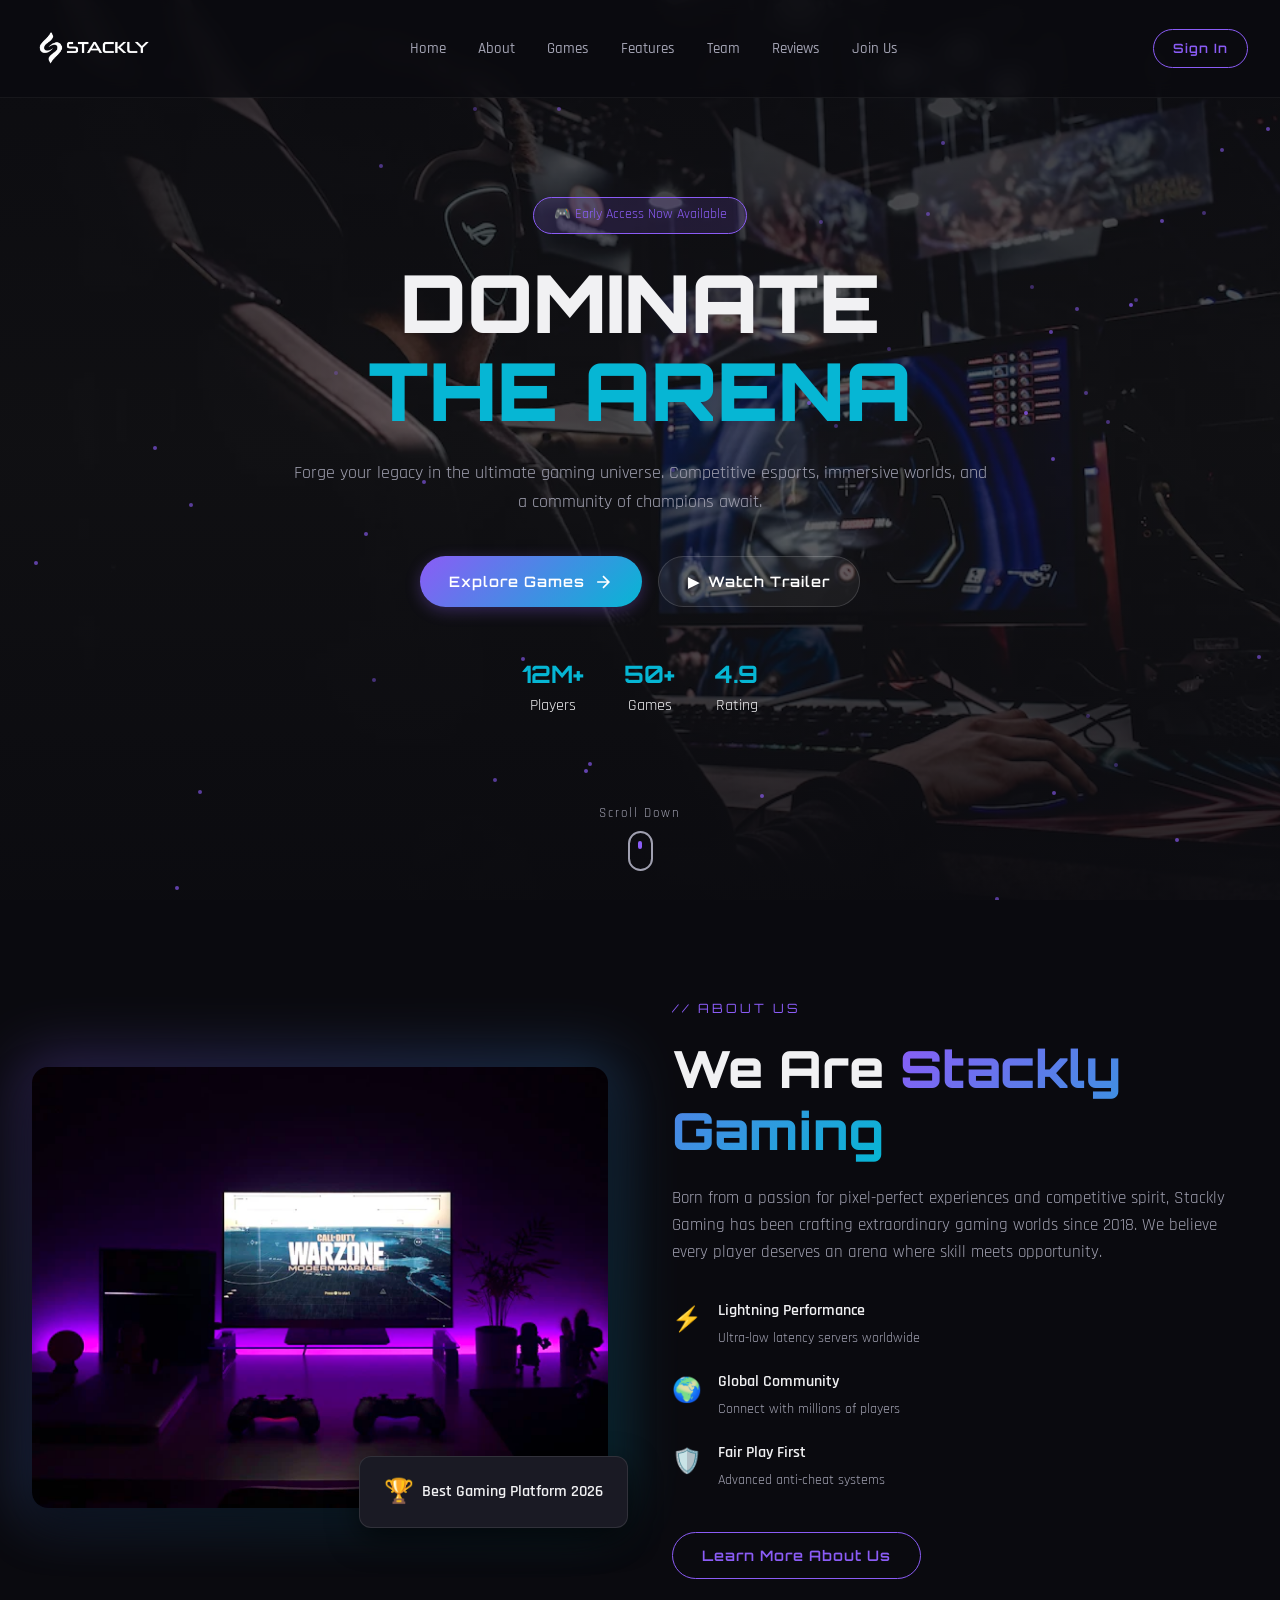
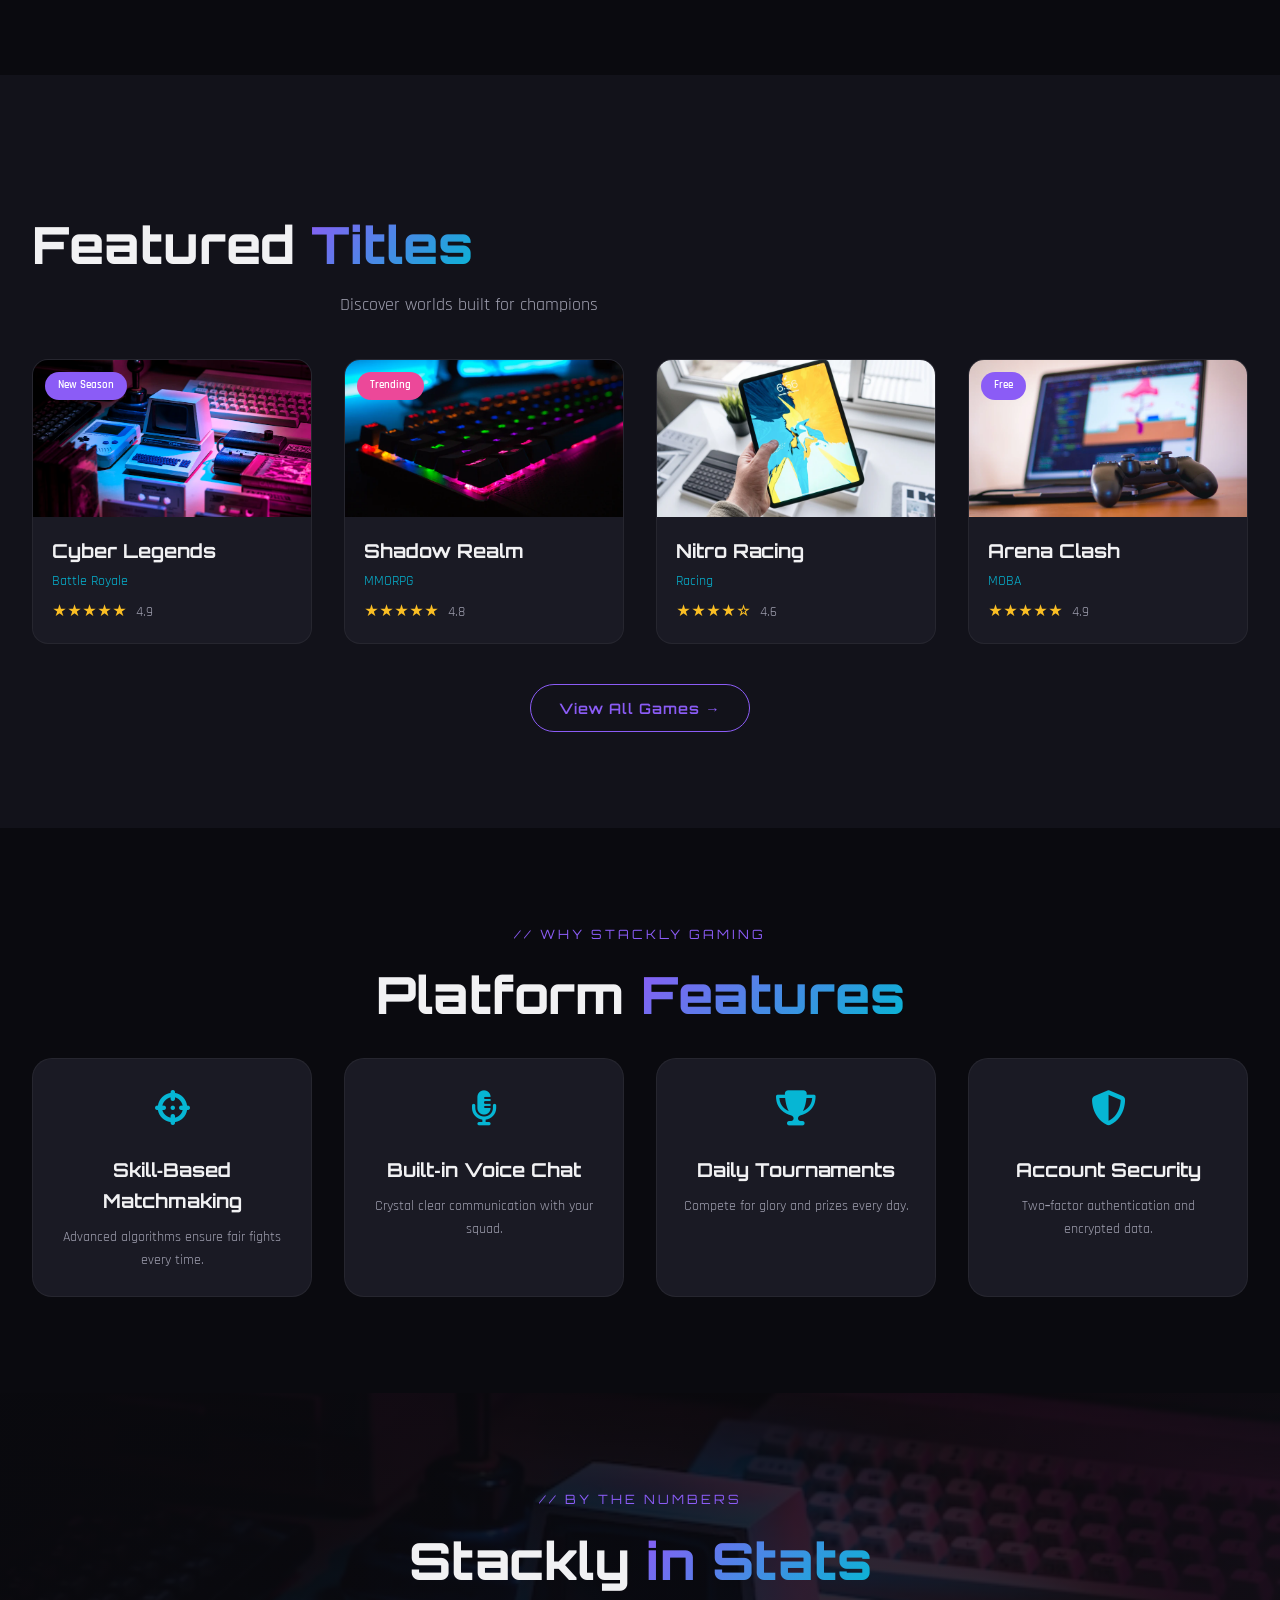
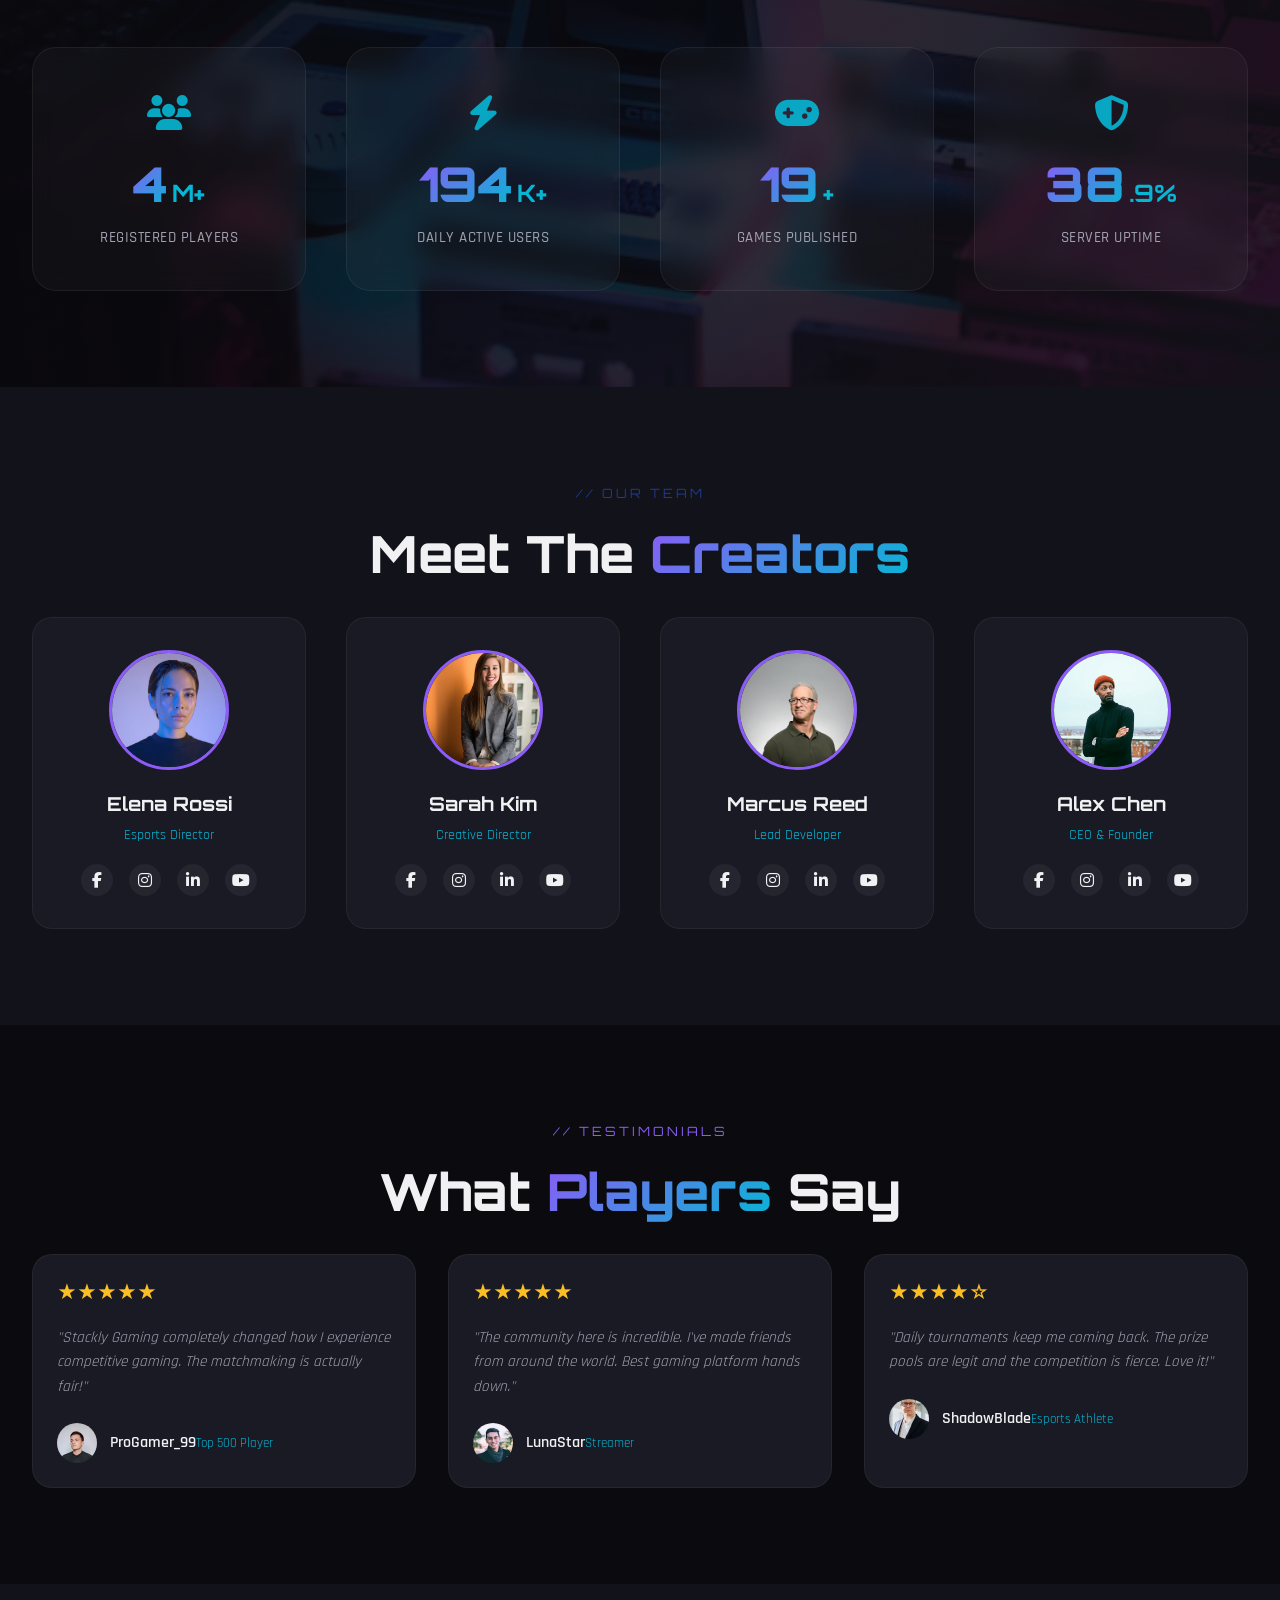
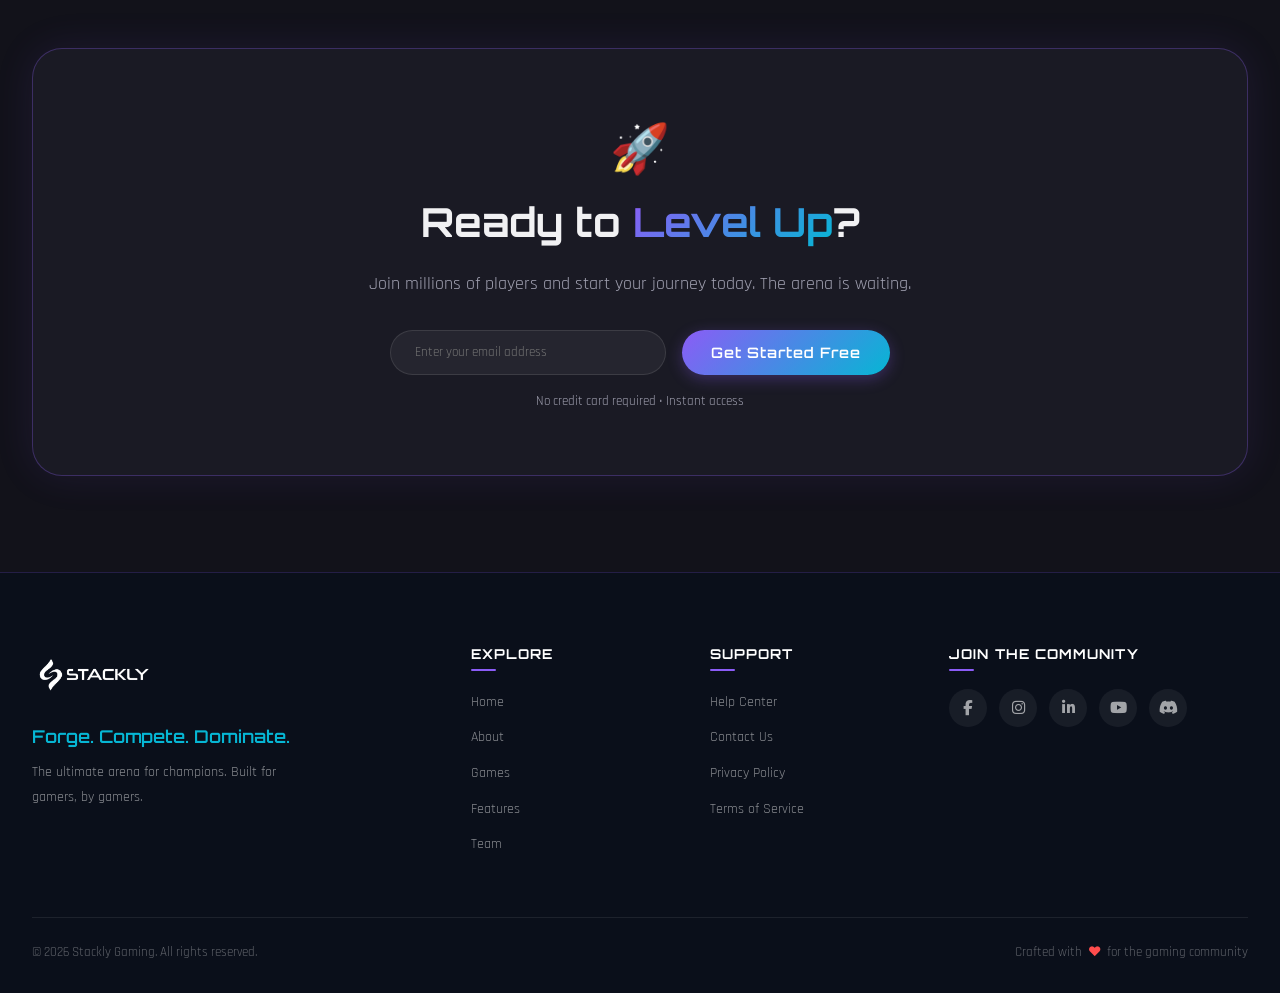
<file: index.html>
<!DOCTYPE html>
<html lang="en">
<head>
    <meta charset="UTF-8">
    <meta name="viewport" content="width=device-width, initial-scale=1.0">
    <title>Stackly Gaming </title>
    <link rel="stylesheet" href="css/global.css">
    <link rel="stylesheet" href="css/hero.css">
    <link rel="stylesheet" href="css/about.css">
    <link rel="stylesheet" href="css/games.css">
    <link rel="stylesheet" href="css/features.css">
    <link rel="stylesheet" href="css/stats.css">
    <link rel="stylesheet" href="css/team.css">
    <link rel="stylesheet" href="css/testimonials.css">
    <link rel="stylesheet" href="css/cta.css">
    <link rel="stylesheet" href="css/footer.css">
    <link rel="stylesheet" href="https://cdnjs.cloudflare.com/ajax/libs/font-awesome/6.5.0/css/all.min.css">
    <link href="https://fonts.googleapis.com/css2?family=Orbitron:wght@400;500;600;700;800;900&family=Rajdhani:wght@300;400;500;600;700&family=Inter:wght@300;400;500;600;700&display=swap" rel="stylesheet">
</head>
<body>
    <!-- Loader -->
    <div class="page-loader" id="pageLoader">
        <div class="loader-diamond"><span class="loader-icon">◆</span></div>
        <p class="loader-text">Loading Stackly…</p>
    </div>

    <!-- Navigation -->
    <nav class="navbar" id="navbar">
        <div class="nav-container">
    <a href="index.html" class="nav-logo">
            <img src="img/logo-removebg-preview.webp" alt="Stackly Gaming" class="logo-img">
        </a>
            <ul class="nav-links" id="navLinks">
                <li><a href="#hero">Home</a></li>
                <li><a href="404.html">About</a></li>
                <li><a href="404.html">Games</a></li>
                <li><a href="404.html">Features</a></li>
                <li><a href="404.html">Team</a></li>
                <li><a href="404.html">Reviews</a></li>
                <li><a href="404.html">Join Us</a></li>
            </ul>
            <div class="nav-actions">
                <a href="404.html" class="btn-nav">Sign In</a>
                <button class="hamburger" id="hamburger" aria-label="Menu">
                    <span></span><span></span><span></span>
                </button>
            </div>
        </div>
    </nav>

    <!-- Section containers (populated by load-sections.js) -->
    <main>
        <div id="hero-container"></div>
        <div id="about-container"></div>
        <div id="games-container"></div>
        <div id="features-container"></div>
        <div id="stats-container"></div>
        <div id="team-container"></div>
        <div id="testimonials-container"></div>
        <div id="cta-container"></div>
        <div id="footer-container"></div>
    </main>

    <button class="back-to-top" id="backToTop" aria-label="Back to top">↑</button>

    <script src="js/load-sections.js"></script>
    <script src="js/main.js"></script>
</body>
</html>
</file>
<file: css/global.css>
/* ========== Global Styles ========== */
:root {
    --bg-primary: #0a0a0f;
    --bg-secondary: #12121a;
    --bg-card: #1a1a24;
    --text-primary: #f1f1f3;
    --text-secondary: #a0a0b0;
    --accent-purple: #8b5cf6;
    --accent-cyan: #06b6d4;
    --accent-pink: #ec4899;
    --gradient-main: linear-gradient(135deg, #8b5cf6 0%, #06b6d4 100%);
    --font-heading: 'Orbitron', sans-serif;
    --font-body: 'Rajdhani', 'Inter', sans-serif;
    --transition: all 0.3s cubic-bezier(0.4, 0, 0.2, 1);
}

* {
    margin: 0;
    padding: 0;
    box-sizing: border-box;
}

html {
    scroll-behavior: smooth;
    font-size: 16px;
    overflow-x: hidden;
}

body {
    background-color: var(--bg-primary);
    color: var(--text-primary);
    font-family: var(--font-body);
    line-height: 1.6;
    overflow-x: hidden;
}

img {
    max-width: 100%;
    height: auto;
    display: block;
}

a {
    text-decoration: none;
    color: inherit;
}

ul {
    list-style: none;
}

/* Container */
.section-container {
    max-width: 1280px;
    margin: 0 auto;
    padding: 0 2rem;
    width: 100%;
}

/* Section tags & titles */
.section-tag {
    font-family: var(--font-heading);
    font-size: 0.8rem;
    letter-spacing: 3px;
    color: var(--accent-purple);
    text-transform: uppercase;
    display: inline-block;
    margin-bottom: 0.75rem;
    position: relative;
    padding-bottom: 0.5rem;
}

.section-tag {
    font-family: var(--font-heading);
    font-size: 0.8rem;
    letter-spacing: 3px;
    color: var(--accent-purple);
    text-transform: uppercase;
    display: inline-block;
    margin-bottom: 0.75rem;
    position: relative;
    padding-bottom: 0.5rem;   /* optional – remove if you want zero underline space */
}
.section-tag.center {
    display: block;
    text-align: center;
}



.section-title {
    font-family: var(--font-heading);
    font-size: clamp(2rem, 5vw, 3.2rem);
    font-weight: 800;
    margin-bottom: 1rem;
    line-height: 1.2;
}

.section-title.center {
    text-align: center;
}

.text-gradient {
    background: var(--gradient-main);
    -webkit-background-clip: text;
    -webkit-text-fill-color: transparent;
    background-clip: text;
}

.section-subtitle {
    color: var(--text-secondary);
    font-size: 1.1rem;
    max-width: 600px;
    margin: 0 auto 2.5rem;
}

.section-subtitle.center {
    text-align: center;
}

/* Buttons */
.btn-primary,
.btn-secondary,
.btn-outline,
.btn-nav,
.btn-play {
    display: inline-flex;
    align-items: center;
    gap: 0.5rem;
    padding: 0.8rem 1.8rem;
    border-radius: 50px;
    font-weight: 600;
    font-family: var(--font-heading);
    letter-spacing: 1px;
    transition: var(--transition);
    cursor: pointer;
    border: none;
    font-size: 0.9rem;
}

.btn-primary {
    background: var(--gradient-main);
    color: #fff;
    box-shadow: 0 4px 15px rgba(139, 92, 246, 0.3);
}

.btn-primary:hover {
    transform: translateY(-2px);
    box-shadow: 0 8px 25px rgba(139, 92, 246, 0.5);
}

.btn-secondary {
    background: rgba(255, 255, 255, 0.05);
    border: 1px solid rgba(255, 255, 255, 0.15);
    color: #fff;
}

.btn-secondary:hover {
    background: rgba(255, 255, 255, 0.1);
    transform: translateY(-2px);
}

.btn-outline {
    background: transparent;
    border: 1px solid var(--accent-purple);
    color: var(--accent-purple);
    padding: 0.7rem 1.8rem;
}

.btn-outline:hover {
    background: var(--accent-purple);
    color: #fff;
    transform: translateY(-2px);
}

.btn-nav {
    padding: 0.5rem 1.2rem;
    font-size: 0.8rem;
    border: 1px solid var(--accent-purple);
    color: var(--accent-purple);
    background: transparent;
    border-radius: 30px;
}

.btn-nav:hover {
    background: var(--accent-purple);
    color: #fff;
}

/* Navigation */
.navbar {
    position: fixed;
    top: 0;
    width: 100%;
    z-index: 1000;
    padding: 1rem 0;
    backdrop-filter: blur(10px);
    background: rgba(10, 10, 15, 0.8);
    border-bottom: 1px solid rgba(255, 255, 255, 0.05);
    transition: var(--transition);
}

.nav-container {
    max-width: 1280px;
    margin: 0 auto;
    padding: 0 2rem;
    display: flex;
    align-items: center;
    justify-content: space-between;
}

.nav-logo {
    font-family: var(--font-heading);
    font-weight: 900;
    font-size: 1.5rem;
    letter-spacing: 2px;
    display: flex;
    align-items: center;
    gap: 0.3rem;
    color: #fff;
}

.logo-icon {
    color: var(--accent-purple);
    font-size: 1.8rem;
}

.logo-highlight {
    color: var(--accent-cyan);
}

.nav-links {
    display: flex;
    gap: 2rem;
}

.nav-links a {
    font-weight: 500;
    color: var(--text-secondary);
    transition: var(--transition);
    font-size: 0.95rem;
}

.nav-links a:hover {
    color: var(--accent-purple);
}

.nav-actions {
    display: flex;
    align-items: center;
    gap: 1rem;
}

/* Hamburger */
.hamburger {
    display: none;
    flex-direction: column;
    gap: 5px;
    background: transparent;
    border: none;
    cursor: pointer;
    padding: 5px;
    z-index: 1001;
}

.hamburger span {
    width: 25px;
    height: 2px;
    background: #fff;
    transition: all 0.3s ease;
    display: block;
    transform-origin: center;
}

.hamburger.active span:nth-child(1) {
    transform: rotate(45deg) translate(5px, 5px);
}

.hamburger.active span:nth-child(2) {
    opacity: 0;
}

.hamburger.active span:nth-child(3) {
    transform: rotate(-45deg) translate(5px, -5px);
}

/* Back to top */
.back-to-top {
    position: fixed;
    bottom: 2rem;
    right: 2rem;
    width: 45px;
    height: 45px;
    border-radius: 50%;
    background: var(--accent-purple);
    color: #fff;
    border: none;
    font-size: 1.2rem;
    cursor: pointer;
    opacity: 0;
    visibility: hidden;
    transition: var(--transition);
    box-shadow: 0 4px 15px rgba(139, 92, 246, 0.4);
    z-index: 999;
}

.back-to-top.show {
    opacity: 1;
    visibility: visible;
}

/* Utility */
.center {
    text-align: center;
}

.mt-3 {
    margin-top: 2.5rem;
}

/* Scroll animations */
.anim-fade-up,
.anim-fade-in,
.anim-slide-left,
.anim-slide-right,
.anim-scale-up {
    opacity: 0;
    transition: all 0.8s cubic-bezier(0.4, 0, 0.2, 1);
}

.anim-fade-up {
    transform: translateY(40px);
}

.anim-fade-in {
    transform: scale(0.95);
}

.anim-slide-left {
    transform: translateX(-40px);
}

.anim-slide-right {
    transform: translateX(40px);
}

.anim-scale-up {
    transform: scale(0.7);
    transition: all 0.6s cubic-bezier(0.34, 1.56, 0.64, 1);
}

.anim-visible {
    opacity: 1 !important;
    transform: translate(0) scale(1) !important;
}

.delay-100 {
    transition-delay: 0.1s;
}

.delay-200 {
    transition-delay: 0.2s;
}

.delay-300 {
    transition-delay: 0.3s;
}

.delay-400 {
    transition-delay: 0.4s;
}

.delay-500 {
    transition-delay: 0.5s;
}

/* Loader */
.page-loader {
    position: fixed;
    inset: 0;
    z-index: 9999;
    background: var(--bg-primary);
    display: flex;
    flex-direction: column;
    align-items: center;
    justify-content: center;
    transition: opacity 0.5s ease, visibility 0.5s ease;
}

.page-loader.hidden {
    opacity: 0;
    visibility: hidden;
    pointer-events: none;
}

.loader-diamond {
    animation: pulseDiamond 1.2s infinite ease-in-out;
}

.loader-icon {
    font-size: 4rem;
    color: var(--accent-purple);
    filter: drop-shadow(0 0 15px rgba(139, 92, 246, 0.6));
}

@keyframes pulseDiamond {
    0%, 100% {
        transform: scale(1);
        opacity: 0.8;
    }
    50% {
        transform: scale(1.2);
        opacity: 1;
    }
}

.loader-text {
    margin-top: 1.5rem;
    font-family: var(--font-heading);
    font-size: 1rem;
    letter-spacing: 3px;
    color: var(--accent-cyan);
    text-transform: uppercase;
    animation: fadeText 1.5s infinite;
}

@keyframes fadeText {
    0%, 100% {
        opacity: 0.4;
    }
    50% {
        opacity: 1;
    }
}

/* ========== Main responsive breakpoint (hamburger appears) ========== */
@media (max-width: 968px) {
    .nav-links {
        position: fixed;
        top: 0;
        right: -100%;
        width: 70%;
        max-width: 300px;
        height: 100vh;
        background: var(--bg-secondary);
        flex-direction: column;
        padding: 6rem 2rem;
        gap: 2rem;
        transition: var(--transition);
        box-shadow: -5px 0 20px rgba(0, 0, 0, 0.5);
        z-index: 999;
    }
    .nav-links.active {
        right: 0;
    }
    .hamburger {
        display: flex;
    }
}

/* ========== Extra Small Screens (320px – 480px) ========== */
@media (max-width: 480px) {
    .nav-logo {
        font-size: 1rem;
        letter-spacing: 1px;
    }
    .logo-icon {
        font-size: 1.3rem;
    }
    .nav-actions {
        gap: 0.4rem;
        flex-direction: row;      /* Side by side, not stacked */
        align-items: center;
    }
    .btn-nav {
        padding: 0.3rem 0.6rem;
        font-size: 0.65rem;
    }
    .hamburger span {
        width: 20px;
        height: 2px;
    }
    .nav-container {
        padding: 0 0.8rem;
    }
}

/* Header logo image */
.logo-img {
    height: 65px;
    width: auto;
    display: block;
    filter: brightness(0) invert(1);   /* ← makes the logo white */
}

/* Footer logo image */
.footer-logo-img {
    height: 65px;
    width: auto;
    display: block;
    filter: brightness(0) invert(1);   /* ← makes the logo white */
}

/* Mobile adjustments */
@media (max-width: 480px) {
    .nav-logo {
        font-size: 1rem;
        letter-spacing: 1px;
    }
    .logo-icon {
        font-size: 1.3rem;
    }
    .btn-nav {
        padding: 0.3rem 0.6rem;
        font-size: 0.65rem;
    }
    .nav-actions {
        gap: 0.4rem;
        flex-direction: row;
        align-items: center;
    }
    .hamburger span {
        width: 20px;
    }
    .nav-container {
        padding: 0 0.8rem;
    }

    /* Logo sizes on mobile */
    .logo-img {
        height: 60px;
    }
    .footer-logo-img {
        height: 60px;
    }
}
</file>
<file: css/hero.css>
/* ========== HERO SECTION ========== */
.hero-section {
    position: relative;
    min-height: 100vh;
    display: flex;
    align-items: center;
    justify-content: center;
    overflow: hidden;
    padding-top: 5rem;
}

.hero-bg-img {
    position: absolute;
    top: 0; left: 0;
    width: 100%; height: 100%;
    object-fit: cover;
    z-index: 0;
}

.hero-overlay {
    position: absolute;
    inset: 0;
    background: linear-gradient(180deg,
        rgba(10,10,15,0.85) 0%,
        rgba(10,10,15,0.6) 50%,
        rgba(10,10,15,0.9) 100%);
    z-index: 1;
}

.hero-particles {
    position: absolute;
    width: 100%; height: 100%;
    z-index: 1;
    pointer-events: none;
}

.hero-content {
    position: relative;
    z-index: 2;
    text-align: center;
    max-width: 900px;
    padding: 2rem;
    margin-bottom: 4rem;               /* ← NEW – lifts the whole content block away from the bottom */
}

.hero-badge {
    display: inline-block;
    background: rgba(139,92,246,0.15);
    border: 1px solid var(--accent-purple);
    color: var(--accent-purple);
    padding: 0.4rem 1.2rem;
    border-radius: 50px;
    font-size: 0.85rem;
    margin-bottom: 1.5rem;
}

.hero-title {
    font-family: var(--font-heading);
    font-size: clamp(2.5rem, 8vw, 5rem);
    font-weight: 900;
    line-height: 1.1;
    margin-bottom: 1.5rem;
}
.title-line { display: block; }
.title-line.accent { color: var(--accent-cyan); }

.hero-subtitle {
    font-size: 1.15rem;
    color: var(--text-secondary);
    max-width: 700px;
    margin: 0 auto 2.5rem;
}

.hero-buttons {
    display: flex;
    gap: 1rem;
    justify-content: center;
    flex-wrap: wrap;
    margin-bottom: 3rem;
}

.hero-stats-mini {
    display: flex;
    justify-content: center;
    gap: 2.5rem;
    flex-wrap: wrap;
}
.stat-mini {
    display: flex;
    flex-direction: column;
    align-items: center;
}
.stat-num {
    font-family: var(--font-heading);
    font-size: 1.5rem;
    font-weight: 700;
    color: var(--accent-cyan);
}

.scroll-indicator {
    position: absolute;
    bottom: 1.8rem;                    /* ← slightly more space from the bottom */
    left: 50%;
    transform: translateX(-50%);
    z-index: 2;
    display: flex;
    flex-direction: column;
    align-items: center;
    gap: 0.5rem;
    color: var(--text-secondary);
    font-size: 0.8rem;
    letter-spacing: 2px;
}
.scroll-mouse {
    width: 25px;
    height: 40px;
    border: 2px solid var(--text-secondary);
    border-radius: 15px;
    position: relative;
}
.scroll-wheel {
    width: 4px; height: 8px;
    background: var(--accent-purple);
    border-radius: 2px;
    position: absolute;
    top: 8px;
    left: 50%;
    transform: translateX(-50%);
    animation: scrollWheel 1.5s infinite;
}
@keyframes scrollWheel {
    0% { opacity: 1; top: 8px; }
    100% { opacity: 0; top: 25px; }
}
/* ========== Mobile – give the stats more breathing room ========== */
@media (max-width: 768px) {
    .hero-content {
        margin-bottom: 6rem;   /* up from 4rem – clears the indicator nicely */
    }
    .scroll-indicator {
        bottom: 2rem;          /* keep it comfortably near the bottom */
    }
}
</file>
<file: css/about.css>
.about-section { padding:6rem 0; background:var(--bg-primary); }
.about-grid { display:grid; grid-template-columns:1fr 1fr; gap:4rem; align-items:center; }
.about-image-wrapper { position:relative; }
.about-image-glow { position:absolute; inset:-10px; background:var(--gradient-main); border-radius:20px; filter:blur(30px); opacity:0.3; z-index:0; }
.about-img { position:relative; z-index:1; border-radius:16px; width:100%; box-shadow:0 20px 40px rgba(0,0,0,0.5); }
.about-float-card { position:absolute; bottom:-20px; right:-20px; background:var(--bg-card); padding:1rem 1.5rem; border-radius:12px; display:flex; align-items:center; gap:0.5rem; font-weight:600; box-shadow:0 10px 30px rgba(0,0,0,0.6); z-index:2; border:1px solid rgba(255,255,255,0.1); }
.float-icon { font-size:1.5rem; }
.about-content .section-title { margin-bottom:1.5rem; }
.about-description { color:var(--text-secondary); margin-bottom:2rem; font-size:1.05rem; }
.about-features-list { display:flex; flex-direction:column; gap:1.2rem; margin-bottom:2.5rem; }
.af-item { display:flex; gap:1rem; align-items:flex-start; }
.af-icon { font-size:1.5rem; margin-top:0.2rem; }
.af-item strong { font-weight:600; display:block; margin-bottom:0.2rem; }
.af-item p { color:var(--text-secondary); font-size:0.9rem; }
@media (max-width:768px) { .about-grid { grid-template-columns:1fr; gap:2rem; } .about-float-card { right:10px; bottom:-15px; } }
</file>
<file: css/games.css>
/* css/games.css */
.games-section { padding:6rem 0; background:var(--bg-secondary); }
.games-grid { display:grid; grid-template-columns:repeat(auto-fit, minmax(240px, 1fr)); gap:2rem; margin-top:2rem; }
.game-card { background:var(--bg-card); border-radius:16px; overflow:hidden; transition:var(--transition); border:1px solid rgba(255,255,255,0.05); }
.game-card:hover { transform:translateY(-8px); box-shadow:0 15px 30px rgba(139,92,246,0.2); }
.game-card-image { position:relative; overflow:hidden; aspect-ratio:16/9; }
.game-card-image img { width:100%; height:100%; object-fit:cover; transition:transform 0.5s ease; }
.game-card:hover .game-card-image img { transform:scale(1.05); }
.game-card-overlay { position:absolute; inset:0; background:rgba(10,10,15,0.7); display:flex; align-items:center; justify-content:center; opacity:0; transition:var(--transition); }
.game-card:hover .game-card-overlay { opacity:1; }
.btn-play { background:var(--accent-purple); color:#fff; padding:0.6rem 1.5rem; }
.game-badge { position:absolute; top:12px; left:12px; background:var(--accent-purple); color:#fff; font-size:0.7rem; padding:0.3rem 0.8rem; border-radius:20px; font-weight:600; }
.game-badge.hot { background:var(--accent-pink); }
.game-card-info { padding:1.2rem; }
.game-card-info h3 { font-family:var(--font-heading); font-size:1.2rem; margin-bottom:0.3rem; }
.game-genre { color:var(--accent-cyan); font-size:0.85rem; display:block; margin-bottom:0.5rem; }
.game-rating { color:#fbbf24; font-size:0.9rem; }
.game-rating span { color:var(--text-secondary); margin-left:0.3rem; }
</file>
<file: css/features.css>
/* css/features.css */
.features-section { padding:6rem 0; background:var(--bg-primary); }
.features-grid { display:grid; grid-template-columns:repeat(auto-fit, minmax(250px, 1fr)); gap:2rem; margin-top:2rem; }
.feature-card { background:var(--bg-card); padding:1.5rem; border-radius:20px; border:1px solid rgba(255,255,255,0.05); transition:var(--transition); text-align:center; }
.feature-card:hover { border-color:var(--accent-purple); transform:translateY(-5px); }
.feature-icon-wrap { font-size:2.2rem; margin-bottom:1rem; color:var(--accent-cyan); }
.feature-card h3 { font-family:var(--font-heading); font-size:1.2rem; margin-bottom:0.6rem; }
.feature-card p { color:var(--text-secondary); font-size:0.9rem; }
</file>
<file: css/stats.css>
/* css/stats.css */
.stats-section { position:relative; padding:6rem 0; overflow:hidden; }
.stats-bg-img-wrapper { position:absolute; inset:0; z-index:0; }
.stats-bg-img { width:100%; height:100%; object-fit:cover; }
.stats-overlay { position:absolute; inset:0; background:linear-gradient(135deg, rgba(10,10,15,0.94) 0%, rgba(10,10,15,0.85) 50%, rgba(18,18,26,0.92) 100%); z-index:1; }
.stats-content { position:relative; z-index:2; }
.team-section .section-tag {
    color: #1e3a8a;   /* dark navy blue – identical to stats */
}
.stats-grid { display:grid; grid-template-columns:repeat(auto-fit, minmax(200px, 1fr)); gap:2.5rem; margin-top:3.5rem; }
.stat-card { background:rgba(255,255,255,0.03); backdrop-filter:blur(12px); -webkit-backdrop-filter:blur(12px); border:1px solid rgba(255,255,255,0.06); border-radius:24px; padding:2.5rem 1.5rem; text-align:center; transition:all 0.4s ease; position:relative; overflow:hidden; }
.stat-card:hover { transform:translateY(-5px); border-color:rgba(139,92,246,0.3); box-shadow:0 20px 40px rgba(0,0,0,0.45); }
.stat-icon-wrap { font-size:2.2rem; color:var(--accent-cyan); margin-bottom:1rem; display:inline-block; opacity:0.9; }
.stat-card:hover .stat-icon-wrap { transform:scale(1.1); }
.stat-value { display:flex; align-items:baseline; justify-content:center; gap:0.2rem; margin-bottom:0.8rem; }
.stat-number { font-family:var(--font-heading); font-size:3rem; font-weight:900; background:var(--gradient-main); -webkit-background-clip:text; -webkit-text-fill-color:transparent; background-clip:text; line-height:1; }
.stat-suffix { font-size:1.5rem; font-weight:700; color:var(--accent-cyan); font-family:var(--font-heading); }
.stat-label { color:var(--text-secondary); font-size:0.95rem; font-weight:500; text-transform:uppercase; letter-spacing:0.5px; }
@media (max-width:768px) { .stats-section { padding:5rem 0; } .stat-card { padding:2rem 1.2rem; } .stat-number { font-size:2.5rem; } }
</file>
<file: css/team.css>
/* team.css */
.team-section {
    padding: 6rem 0;
    background: var(--bg-secondary);
}

.team-grid {
    display: grid;
    grid-template-columns: repeat(auto-fit, minmax(220px, 1fr));
    gap: 2.5rem;
    margin-top: 2rem;
}

.team-card {
    text-align: center;
    background: var(--bg-card);
    padding: 2rem 1.5rem;
    border-radius: 20px;
    transition: var(--transition);
    border: 1px solid rgba(255,255,255,0.05);
}
.team-card:hover {
    transform: translateY(-8px);
    border-color: var(--accent-purple);
}

.team-img-wrap {
    width: 120px;
    height: 120px;
    border-radius: 50%;
    overflow: hidden;
    margin: 0 auto 1.2rem;
    border: 3px solid var(--accent-purple);
}
.team-img-wrap img {
    width: 100%;
    height: 100%;
    object-fit: cover;
}

.team-card h3 {
    font-family: var(--font-heading);
    font-size: 1.2rem;
    margin-bottom: 0.3rem;
}
.team-role {
    color: var(--accent-cyan);
    font-size: 0.9rem;
    display: block;
    margin-bottom: 1rem;
}
.team-socials {
    display: flex;
    justify-content: center;
    gap: 1rem;
}
.team-socials a {
    width: 32px;
    height: 32px;
    border-radius: 50%;
    background: rgba(255,255,255,0.05);
    display: flex;
    align-items: center;
    justify-content: center;
    font-weight: bold;
    transition: var(--transition);
}
.team-socials a:hover {
    background: var(--accent-purple);
}
</file>
<file: css/testimonials.css>
.testimonials-section {
    padding: 6rem 0;
    background: var(--bg-primary);
}

.testimonials-grid {
    display: grid;
    grid-template-columns: repeat(auto-fit, minmax(260px, 1fr)); /* lowered from 300px */
    gap: 2rem;
    margin-top: 2rem;
}

.testimonial-card {
    background: var(--bg-card);
    padding: 1.5rem;
    border-radius: 20px;
    border: 1px solid rgba(255,255,255,0.05);
    transition: var(--transition);
}
.testimonial-card:hover {
    border-color: var(--accent-purple);
}

.testimonial-stars {
    color: #fbbf24;
    font-size: 1.2rem;
    margin-bottom: 1rem;
}

.testimonial-text {
    font-style: italic;
    color: var(--text-secondary);
    margin-bottom: 1.5rem;
    font-size: 0.95rem;
}

.testimonial-author {
    display: flex;
    align-items: center;
    gap: 0.8rem;
    flex-wrap: wrap; /* allow wrapping */
}
.testimonial-avatar {
    width: 40px;
    height: 40px;
    border-radius: 50%;
    object-fit: cover;
}
.testimonial-author strong {
    font-weight: 600;
}
.testimonial-author span {
    font-size: 0.8rem;
    color: var(--accent-cyan);
}
</file>
<file: css/cta.css>
.cta-section {
    padding: 4rem 0 6rem;
    background: var(--bg-secondary);
}

.cta-card {
    background: var(--bg-card);
    border-radius: 30px;
    padding: 4rem 2rem;
    text-align: center;
    border: 1px solid rgba(139,92,246,0.3);
    box-shadow: 0 0 40px rgba(139,92,246,0.1);
}

.cta-icon {
    font-size: 3rem;
    margin-bottom: 1rem;
}

.cta-title {
    font-family: var(--font-heading);
    font-size: 2.5rem;
    margin-bottom: 1rem;
}

.cta-subtitle {
    color: var(--text-secondary);
    margin-bottom: 2rem;
    font-size: 1.1rem;
}

.cta-form {
    display: flex;
    justify-content: center;
    gap: 1rem;
    flex-wrap: wrap;
    max-width: 500px;
    margin: 0 auto 1rem;
}

.cta-input {
    flex: 1 1 250px;
    padding: 0.8rem 1.5rem;
    border-radius: 50px;
    border: 1px solid rgba(255,255,255,0.1);
    background: rgba(255,255,255,0.05);
    color: #fff;
    font-family: var(--font-body);
    outline: none;
}
.cta-input:focus {
    border-color: var(--accent-purple);
}

.cta-note {
    color: var(--text-secondary);
    font-size: 0.8rem;
}
</file>
<file: css/footer.css>
.footer-section {
    background: #0a0f1a; color: rgba(255,255,255,0.7); padding: 70px 0 30px;
    border-top: 1px solid rgba(139,92,246,0.2);
}
.footer-grid { display: grid; grid-template-columns: 2fr 1fr 1fr 1.5fr; gap: 40px; margin-bottom: 50px; }
.footer-brand .footer-logo {
    font-family: var(--font-heading); font-size: 1.5rem; font-weight: 800; color: #fff;
    margin-bottom: 14px; display: flex; align-items: center; gap: 0.4rem; letter-spacing: 1px; text-decoration: none;
}
.footer-logo .logo-icon { color: var(--accent-purple); font-size: 1.8rem; }
.footer-tagline { font-family: var(--font-heading); font-size: 1.1rem; font-weight: 600; color: var(--accent-cyan); margin-bottom: 10px; }
.footer-desc { font-size: 0.9rem; line-height: 1.7; color: rgba(255,255,255,0.5); max-width: 280px; }
.footer-links-col h4, .footer-social h4 {
    font-family: var(--font-heading); font-size: 0.85rem; font-weight: 700; text-transform: uppercase;
    letter-spacing: 0.08em; color: #fff; margin-bottom: 18px; position: relative; padding-bottom: 6px;
}
.footer-links-col h4::after, .footer-social h4::after {
    content: ''; position: absolute; left: 0; bottom: 0; width: 25px; height: 2px;
    background: var(--accent-purple); border-radius: 1px;
}
.footer-links-col ul li { margin-bottom: 10px; }
.footer-links-col ul li a { font-size: 0.88rem; color: rgba(255,255,255,0.5); transition: color 0.3s ease, padding-left 0.3s ease; }
.footer-links-col ul li a:hover { color: var(--accent-cyan); padding-left: 4px; }
.social-icons { display: flex; gap: 12px; margin-top: 16px; flex-wrap: wrap; }
.social-icons a {
    width: 38px; height: 38px; border-radius: 50%; background: rgba(255,255,255,0.06);
    display: flex; align-items: center; justify-content: center; font-size: 0.95rem;
    color: rgba(255,255,255,0.6); transition: all 0.3s ease;
}
.social-icons a:hover { background: var(--accent-purple); color: #fff; transform: translateY(-3px); box-shadow: 0 6px 15px rgba(139,92,246,0.3); }
.footer-bottom {
    border-top: 1px solid rgba(255,255,255,0.08); padding-top: 24px; display: flex;
    justify-content: space-between; align-items: center; flex-wrap: wrap; gap: 16px;
    font-size: 0.82rem; color: rgba(255,255,255,0.35);
}
.footer-made span { color: #ff4d4d; margin: 0 0.2rem; }
@media (max-width: 768px) {
    .footer-grid { grid-template-columns: 1fr 1fr; gap: 30px; }
    .footer-brand { grid-column: 1 / -1; }
    .footer-desc { max-width: 100%; }
}
@media (max-width: 480px) {
    .footer-grid { grid-template-columns: 1fr; text-align: center; }
    .footer-links-col h4::after, .footer-social h4::after { left: 50%; transform: translateX(-50%); }
    .social-icons { justify-content: center; }
    .footer-bottom { flex-direction: column; }
}
</file>
